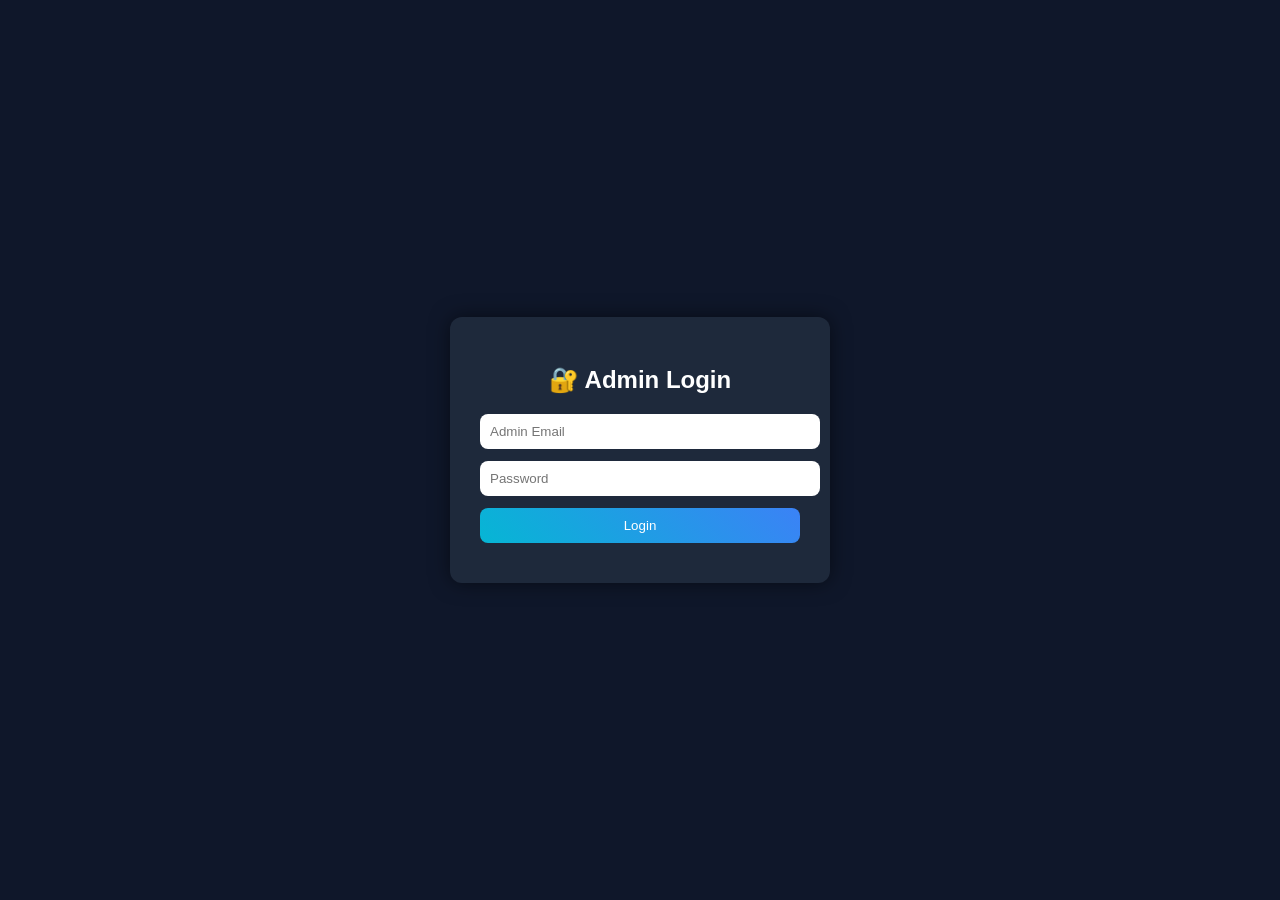
<file: admin-dashboard.html>
<!DOCTYPE html>
<html>
<head>
<title>Admin Dashboard - Writely AI</title>

<style>
body {
  margin:0;
  font-family:Arial;
  background:#0f172a;
  color:white;
}

/* HEADER */
.header {
  display:flex;
  justify-content:space-between;
  align-items:center;
  padding:15px 20px;
  background:#1e293b;
}

.header button {
  background:#ef4444;
  border:none;
  padding:8px 14px;
  border-radius:6px;
  color:white;
  cursor:pointer;
}

/* CONTAINER */
.container { padding:20px; }

/* STATS */
.stats {
  display:flex;
  gap:15px;
  margin-bottom:20px;
  flex-wrap:wrap;
}

.card {
  background:#1e293b;
  padding:15px;
  border-radius:10px;
  flex:1;
  text-align:center;
  min-width:120px;
}

/* SEARCH */
.search {
  margin-bottom:15px;
}

.search input {
  padding:10px;
  border-radius:6px;
  border:none;
  width:200px;
}

.search button {
  padding:10px;
  border:none;
  border-radius:6px;
  background:#3b82f6;
  color:white;
  cursor:pointer;
  margin-left:5px;
}

/* USER CARD */
.user-card {
  background:#1e293b;
  padding:15px;
  border-radius:10px;
  margin-bottom:10px;
  transition:0.3s;
}

.user-card:hover {
  background:#273449;
}

button {
  margin:5px;
  padding:6px 10px;
  border:none;
  border-radius:6px;
  cursor:pointer;
}

.green { background:#22c55e; color:white; }
.red { background:#ef4444; color:white; }
.orange { background:#f59e0b; color:white; }

/* LOADER */
.loader {
  text-align:center;
  margin-top:20px;
  display:none;
  color:#94a3b8;
}

/* EMPTY */
.empty {
  text-align:center;
  margin-top:20px;
  color:#94a3b8;
}
</style>
</head>

<body>

<script>
// 🔒 SECURITY CHECK
if (!localStorage.getItem("adminToken")) {
  window.location.href = "admin-login.html";
}
</script>

<div class="header">
  <h2>⚙️ Admin Dashboard</h2>
  <button onclick="logout()">Logout</button>
</div>

<div class="container">

<!-- STATS -->
<div class="stats">
  <div class="card"><h3 id="totalUsers">0</h3><p>Total Users</p></div>
  <div class="card"><h3 id="premiumUsers">0</h3><p>Premium</p></div>
  <div class="card"><h3 id="freeUsers">0</h3><p>Free</p></div>
</div>

<!-- SEARCH -->
<div class="search">
  <input id="searchInput" placeholder="Search user...">
  <button onclick="searchUser()">Search</button>
  <button onclick="loadUsers()">Refresh</button>
</div>

<!-- LOADER -->
<div class="loader" id="loader">⏳ Loading users...</div>

<!-- USERS -->
<div id="userList"></div>

</div>

<script>
const API = "https://writely-backend-x2y0.onrender.com";
const TOKEN = localStorage.getItem("adminToken");

// LOADER
function showLoader(show){
  document.getElementById("loader").style.display = show ? "block" : "none";
}

// LOAD USERS
async function loadUsers() {
  showLoader(true);

  try {
    let res = await fetch(API + "/admin/users");
    let data = await res.json();
    renderUsers(data);
  } catch {
    document.getElementById("userList").innerHTML = "Error loading users ❌";
  }

  showLoader(false);
}

// RENDER USERS
function renderUsers(users) {
  let html = "";

  if (!users.length) {
    document.getElementById("userList").innerHTML = `<div class="empty">No users found</div>`;
    return;
  }

  users.forEach(u => {
    html += `
      <div class="user-card">
        <b>${u.email}</b><br>
        ${u.premium ? "💎 Premium" : "🆓 Free"}<br>

        <button class="green" onclick="togglePremium('${u.email}')">Toggle Premium</button>
        <button class="red" onclick="deleteUser('${u.email}')">Delete</button>
        <button class="orange" onclick="clearChat('${u.email}')">Clear Chat</button>
      </div>
    `;
  });

  document.getElementById("userList").innerHTML = html;
}

// SEARCH
async function searchUser() {
  let text = document.getElementById("searchInput").value.toLowerCase();

  let res = await fetch(API + "/admin/users");
  let data = await res.json();

  let filtered = data.filter(u =>
    u.email.toLowerCase().includes(text)
  );

  renderUsers(filtered);
}

// ACTIONS
async function togglePremium(email) {
  await fetch(API + "/admin/toggle-premium", {
    method:"POST",
    headers:{ "Content-Type":"application/json" },
    body: JSON.stringify({email})
  });

  loadUsers();
}

async function deleteUser(email) {
  if (!confirm("Delete user?")) return;

  await fetch(API + "/admin/delete-user", {
    method:"POST",
    headers:{ "Content-Type":"application/json" },
    body: JSON.stringify({email})
  });

  loadUsers();
}

async function clearChat(email) {
  await fetch(API + "/admin/clear-chat", {
    method:"POST",
    headers:{ "Content-Type":"application/json" },
    body: JSON.stringify({email})
  });

  alert("Chat cleared ✅");
}

// STATS
async function loadStats() {
  let res = await fetch(API + "/admin/stats");
  let data = await res.json();

  document.getElementById("totalUsers").innerText = data.totalUsers;
  document.getElementById("premiumUsers").innerText = data.premiumUsers;
  document.getElementById("freeUsers").innerText = data.freeUsers;
}

// AUTO REFRESH
setInterval(() => {
  loadUsers();
  loadStats();
}, 10000);

// LOGOUT
function logout() {
  localStorage.removeItem("adminToken");
  window.location.href = "admin-login.html";
}

// INIT
loadUsers();
loadStats();
</script>

</body>
</html>
</file>
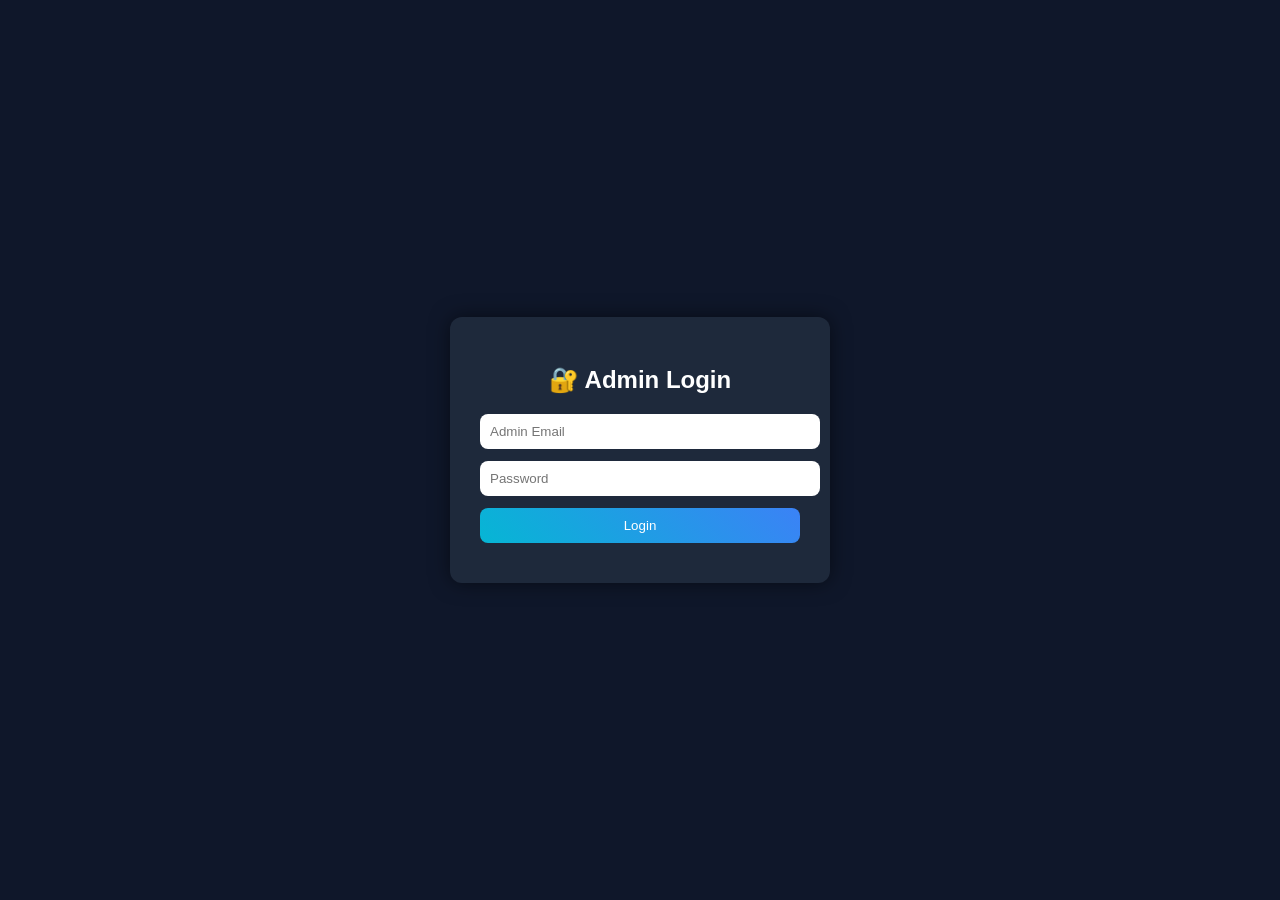
<file: admin-login.html>
<!DOCTYPE html>
<html>
<head>
<title>Admin Login - Writely AI</title>

<style>
body {
  margin: 0;
  font-family: Arial;
  background: #0f172a;
  display: flex;
  justify-content: center;
  align-items: center;
  height: 100vh;
}

.box {
  background: #1e293b;
  padding: 30px;
  border-radius: 12px;
  width: 320px;
  text-align: center;
  color: white;
  box-shadow: 0 0 20px rgba(0,0,0,0.5);
}

h2 { margin-bottom: 20px; }

input {
  width: 100%;
  padding: 10px;
  margin-bottom: 12px;
  border: none;
  border-radius: 8px;
  outline: none;
}

button {
  width: 100%;
  padding: 10px;
  border: none;
  border-radius: 8px;
  background: linear-gradient(45deg, #06b6d4, #3b82f6);
  color: white;
  cursor: pointer;
}

.msg {
  margin-top: 10px;
  font-size: 14px;
  color: #f87171;
}
</style>
</head>

<body>

<script>
// 🔒 Already logged in → redirect
if (localStorage.getItem("adminToken")) {
  window.location.href = "admin-dashboard.html";
}
</script>

<div class="box">
  <h2>🔐 Admin Login</h2>

  <form onsubmit="adminLogin(event)">
    <input type="text" id="email" placeholder="Admin Email" required>
    <input type="password" id="password" placeholder="Password" required>

    <button type="submit">Login</button>
  </form>

  <div class="msg" id="msg"></div>
</div>

<script>
const API = "https://writely-backend-x2y0.onrender.com";

async function adminLogin(e) {
  e.preventDefault();

  let email = document.getElementById("email").value.trim();
  let password = document.getElementById("password").value.trim();

  let msg = document.getElementById("msg");
  msg.innerText = "Logging in...";

  try {
    let res = await fetch(API + "/admin/login", {
      method: "POST",
      headers: {
        "Content-Type": "application/json"
      },
      body: JSON.stringify({ email, password })
    });

    let data = await res.json();

    // ✅ FIXED CONDITION
    if (data.msg === "Admin login success") {

      // token set
      localStorage.setItem("adminToken", "true");

      msg.style.color = "#22c55e";
      msg.innerText = "Login successful 🚀";

      setTimeout(() => {
        window.location.href = "admin-dashboard.html";
      }, 800);

    } else {
      msg.innerText = data.msg || "Invalid login ❌";
    }

  } catch (err) {
    msg.innerText = "Server error ❌";
  }
}
</script>

</body>
</html>
</file>
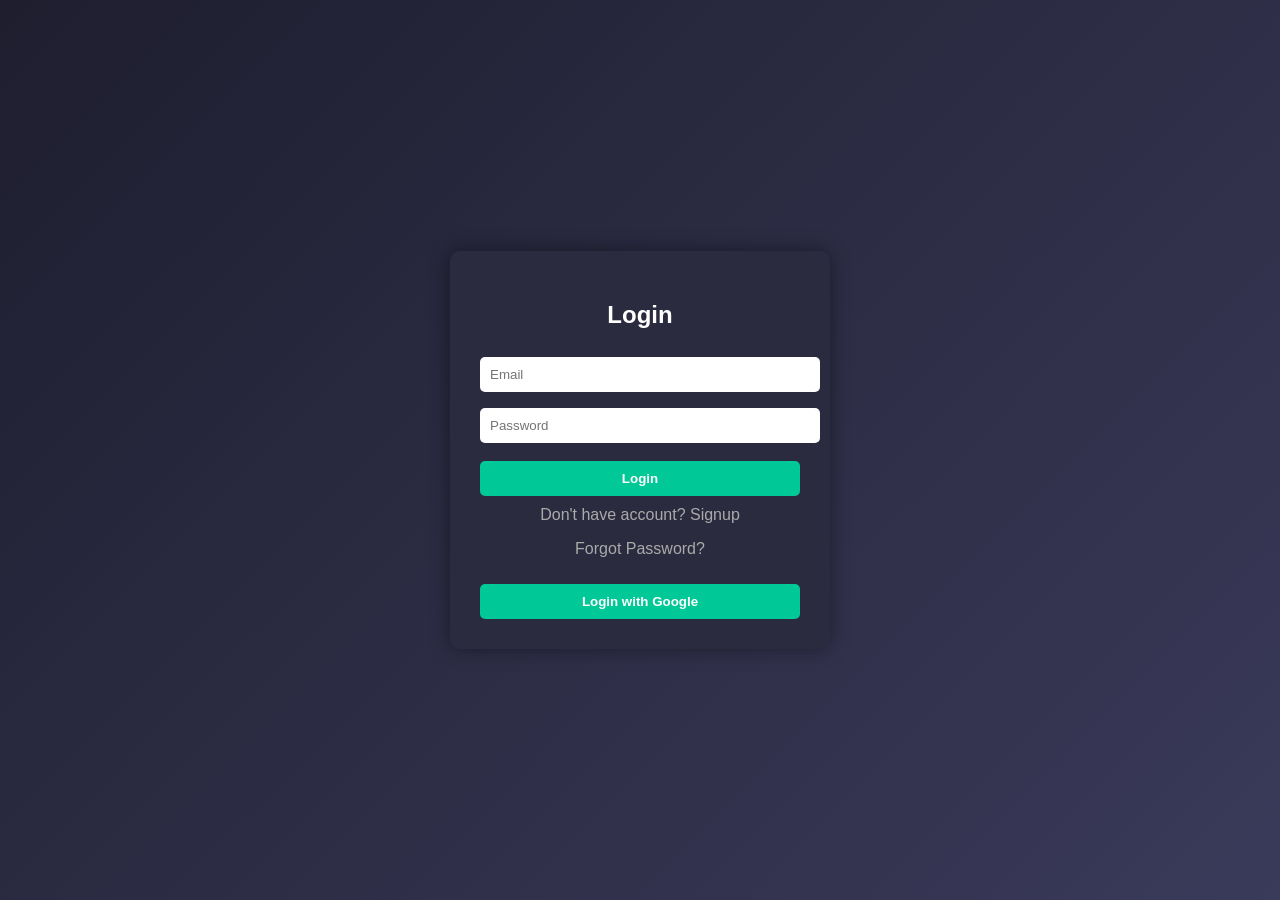
<file: login.html>
<!DOCTYPE html>
<html>
<head>
  <titleWritely AI</title>

  <style>
    body {
      margin: 0;
      font-family: Arial;
      background: linear-gradient(135deg, #1e1e2f, #3a3a5a);
      display: flex;
      justify-content: center;
      align-items: center;
      height: 100vh;
    }

    .box {
      background: #2b2b40;
      padding: 30px;
      border-radius: 10px;
      width: 320px;
      text-align: center;
      box-shadow: 0 0 20px rgba(0,0,0,0.4);
    }

    h2 { color: white; }

    input {
      width: 100%;
      padding: 10px;
      margin: 8px 0;
      border: none;
      border-radius: 5px;
    }

    button {
      width: 100%;
      padding: 10px;
      background: #00c896;
      border: none;
      border-radius: 5px;
      color: white;
      font-weight: bold;
      cursor: pointer;
      margin-top: 10px;
    }

    button:hover {
      background: #00a87a;
    }

    p {
      color: #aaa;
      cursor: pointer;
      margin-top: 10px;
    }

    #forgotBox { display: none; }
  </style>
</head>

<body>

<div class="box">
  <h2 id="title">Login</h2>

  <input type="email" id="email" placeholder="Email">
  <input type="password" id="password" placeholder="Password">

  <button onclick="handleAuth()" id="mainBtn">Login</button>

  <p onclick="toggleMode()" id="switchText">
    Don't have account? Signup
  </p>

  <p onclick="showForgot()">Forgot Password?</p>

  <!-- FORGOT -->
  <div id="forgotBox">
    <input id="fpEmail" placeholder="Enter Email">
    <button onclick="sendOtp()">Send OTP</button>

    <input id="fpOtp" placeholder="Enter OTP">
    <button onclick="verifyOtp()">Verify OTP</button>

    <input id="fpNew" placeholder="New Password">
    <button onclick="resetPass()">Reset Password</button>
  </div>

  <button onclick="googleLogin()">Login with Google</button>
</div>

<script>
let isLogin = true;

// TOGGLE LOGIN / SIGNUP
function toggleMode() {
  isLogin = !isLogin;

  document.getElementById("title").innerText =
    isLogin ? "Login" : "Signup";

  document.getElementById("mainBtn").innerText =
    isLogin ? "Login" : "Signup";

  document.getElementById("switchText").innerText =
    isLogin
      ? "Don't have account? Signup"
      : "Already have account? Login";
}

// LOGIN + SIGNUP
async function handleAuth() {
  let email = document.getElementById("email").value;
  let password = document.getElementById("password").value;

  if (!email || !password) {
    alert("Fill all fields");
    return;
  }

  let url = isLogin
  ? "https://writely-backend-x2y0.onrender.com/login"
  : "https://writely-backend-x2y0.onrender.com/signup";
  try {
    let res = await fetch(url, {
      method: "POST",
      headers: {"Content-Type": "application/json"},
      body: JSON.stringify({ email, password })
    });

    let data = await res.json();

    if (data.success) {
      localStorage.setItem("loggedIn", "true");
      localStorage.setItem("email", email);

      window.location.href = "index.html";
    } else {
      alert(data.msg);
    }

  } catch (err) {
    alert("Server error");
  }
}

// FORGOT PASSWORD
function showForgot() {
  document.getElementById("forgotBox").style.display = "block";
}

// OTP DEMO
let savedOtp = "";

function sendOtp() {
  savedOtp = Math.floor(1000 + Math.random() * 9000).toString();
  alert("OTP: " + savedOtp);
}

function verifyOtp() {
  let otp = document.getElementById("fpOtp").value;

  if (otp === savedOtp) {
    alert("OTP verified");
  } else {
    alert("Wrong OTP");
  }
}

function resetPass() {
  let newPass = document.getElementById("fpNew").value;

  if (!newPass) {
    alert("Enter new password");
    return;
  }

  alert("Password reset (demo)");
}

// GOOGLE LOGIN (FAKE)
function googleLogin() {
  let email = prompt("Enter Gmail:");

  if (email) {
    localStorage.setItem("email", email);
    localStorage.setItem("loggedIn", "true");

    window.location.href = "profile.html";
  }
}
</script>

</body>
</html>
</file>
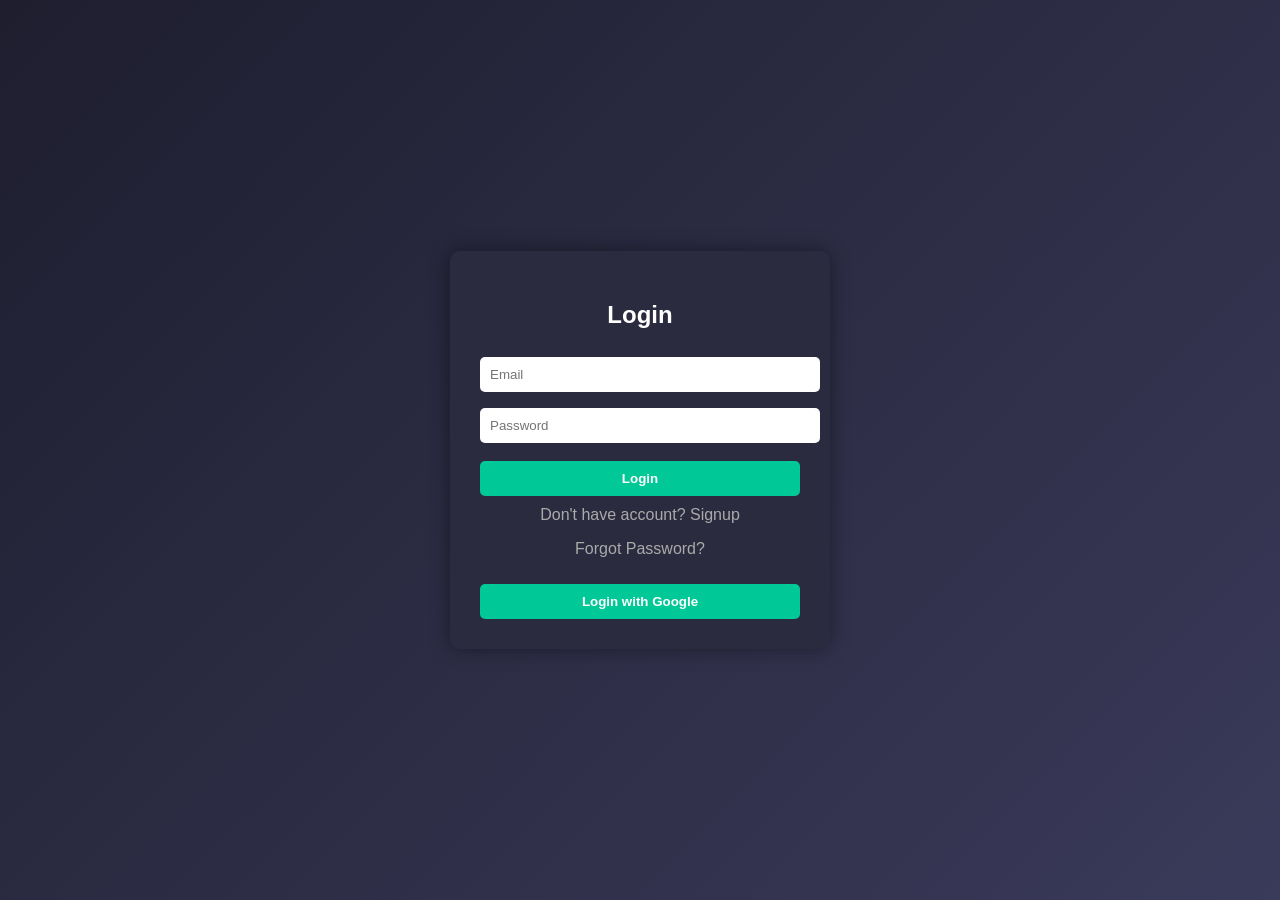
<file: profile.html>
<!DOCTYPE html>
<html>
<head>
  <title>Profile - Writely AI</title>

  <style>
    body {
      margin: 0;
      font-family: Arial;
      background: linear-gradient(135deg, #1e1e2f, #3a3a5a);
      color: white;
    }

    .container {
      max-width: 500px;
      margin: 50px auto;
      background: #2b2b40;
      padding: 25px;
      border-radius: 15px;
      box-shadow: 0 0 20px rgba(0,0,0,0.5);
      text-align: center;
    }

    img {
      width: 120px;
      height: 120px;
      border-radius: 50%;
      object-fit: cover;
      border: 3px solid #00c896;
    }

    input, textarea {
      width: 100%;
      padding: 10px;
      margin: 8px 0;
      border: none;
      border-radius: 5px;
    }

    button {
      width: 100%;
      padding: 10px;
      background: #00c896;
      border: none;
      border-radius: 5px;
      color: white;
      font-weight: bold;
      cursor: pointer;
      margin-top: 10px;
    }

    button:hover {
      background: #00a87a;
    }

    .logout {
      background: red;
    }

    .logout:hover {
      background: darkred;
    }
  </style>
</head>

<body>

<div class="container">
  <h2>My Profile</h2>

  <img id="profilePic" src="https://via.placeholder.com/120">

  <input type="file" id="uploadPic">

  <input type="text" id="name" placeholder="Your Name">
  <input type="email" id="email" disabled>
  <textarea id="bio" placeholder="Your Bio"></textarea>

  <button onclick="saveProfile()">Save Profile</button>

  <button class="logout" onclick="logout()">Logout</button>
</div>

<script>
// LOGIN CHECK
if (localStorage.getItem("loggedIn") !== "true") {
  window.location.href = "login.html";
}

// LOAD DATA
document.getElementById("email").value =
  localStorage.getItem("email") || "";

document.getElementById("name").value =
  localStorage.getItem("name") || "";

document.getElementById("bio").value =
  localStorage.getItem("bio") || "";

if (localStorage.getItem("profilePic")) {
  document.getElementById("profilePic").src =
    localStorage.getItem("profilePic");
}

// SAVE PROFILE
function saveProfile() {
  let name = document.getElementById("name").value;
  let bio = document.getElementById("bio").value;

  localStorage.setItem("name", name);
  localStorage.setItem("bio", bio);

  alert("Profile saved!");
}

// IMAGE UPLOAD
document.getElementById("uploadPic").addEventListener("change", function() {
  let file = this.files[0];
  let reader = new FileReader();

  reader.onload = function() {
    localStorage.setItem("profilePic", reader.result);
    document.getElementById("profilePic").src = reader.result;
  };

  reader.readAsDataURL(file);
});

// LOGOUT
function logout() {
  localStorage.clear();
  window.location.href = "login.html";
}
</script>

</body>
</html>
</file>
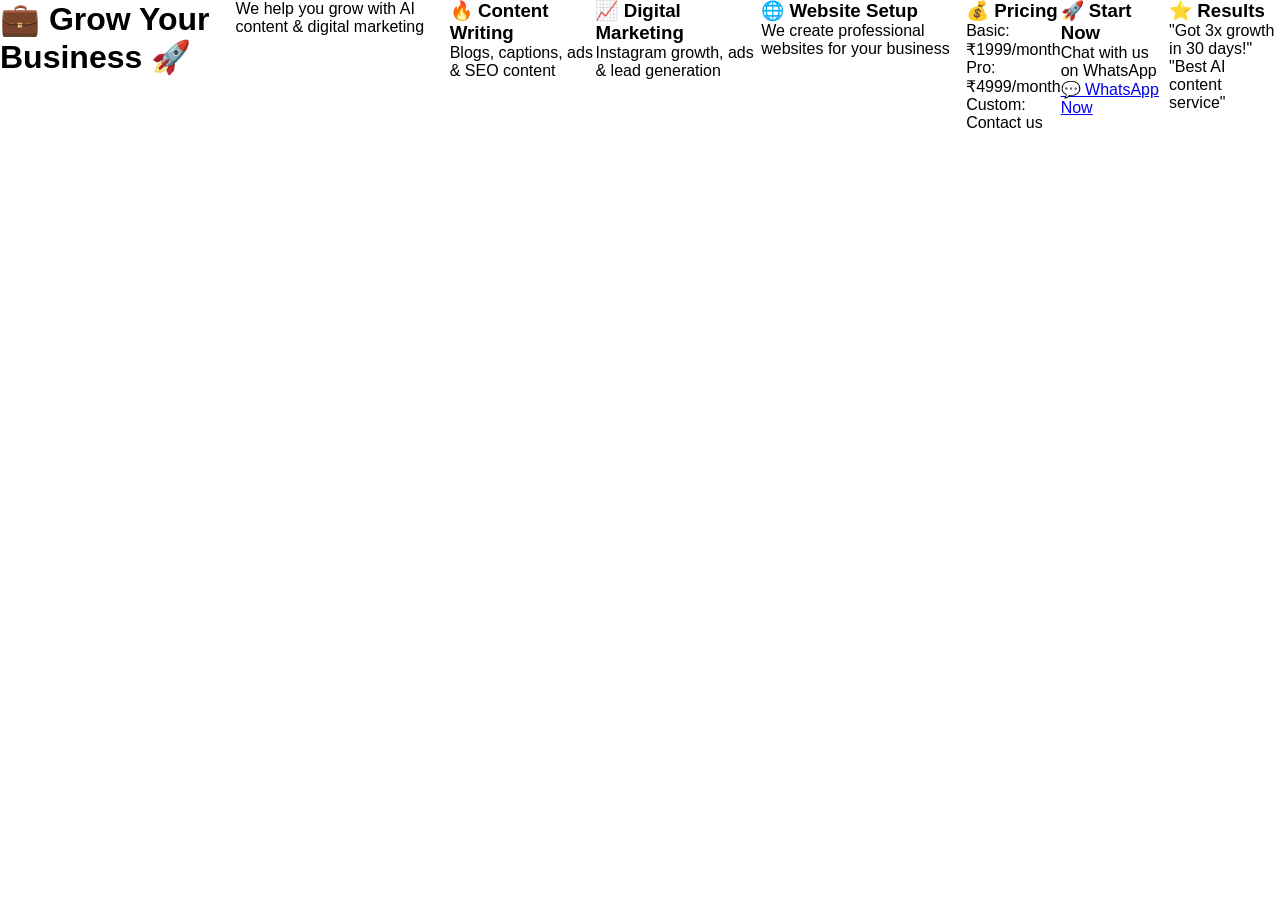
<file: services.html>
<!DOCTYPE html>
<html>
<head>
<meta name="viewport" content="width=device-width, initial-scale=1.0">
<title>Services - Writely AI</title>
<link rel="stylesheet" href="style.css">
</head>

<body>

<div class="container">

<h1>💼 Grow Your Business 🚀</h1>
<p class="tag">We help you grow with AI content & digital marketing</p>

<!-- SERVICES -->
<div class="card">
  <h3>🔥 Content Writing</h3>
  <p>Blogs, captions, ads & SEO content</p>
</div>

<div class="card">
  <h3>📈 Digital Marketing</h3>
  <p>Instagram growth, ads & lead generation</p>
</div>

<div class="card">
  <h3>🌐 Website Setup</h3>
  <p>We create professional websites for your business</p>
</div>

<!-- PRICING -->
<div class="card highlight">
  <h3>💰 Pricing</h3>
  <p>Basic: ₹1999/month</p>
  <p>Pro: ₹4999/month</p>
  <p>Custom: Contact us</p>
</div>

<!-- CTA -->
<div class="card highlight">
  <h3>🚀 Start Now</h3>
  <p>Chat with us on WhatsApp</p>
<a href="https://wa.me/917424992401?text=Hi%20I%20want%20digital%20marketing%20service" class="btn green">
    💬 WhatsApp Now
  </a>
</div>

<!-- TESTIMONIAL -->
<div class="card">
  <h3>⭐ Results</h3>
  <p>"Got 3x growth in 30 days!"</p>
  <p>"Best AI content service"</p>
</div>

</div>

</body>
</html>
</file>
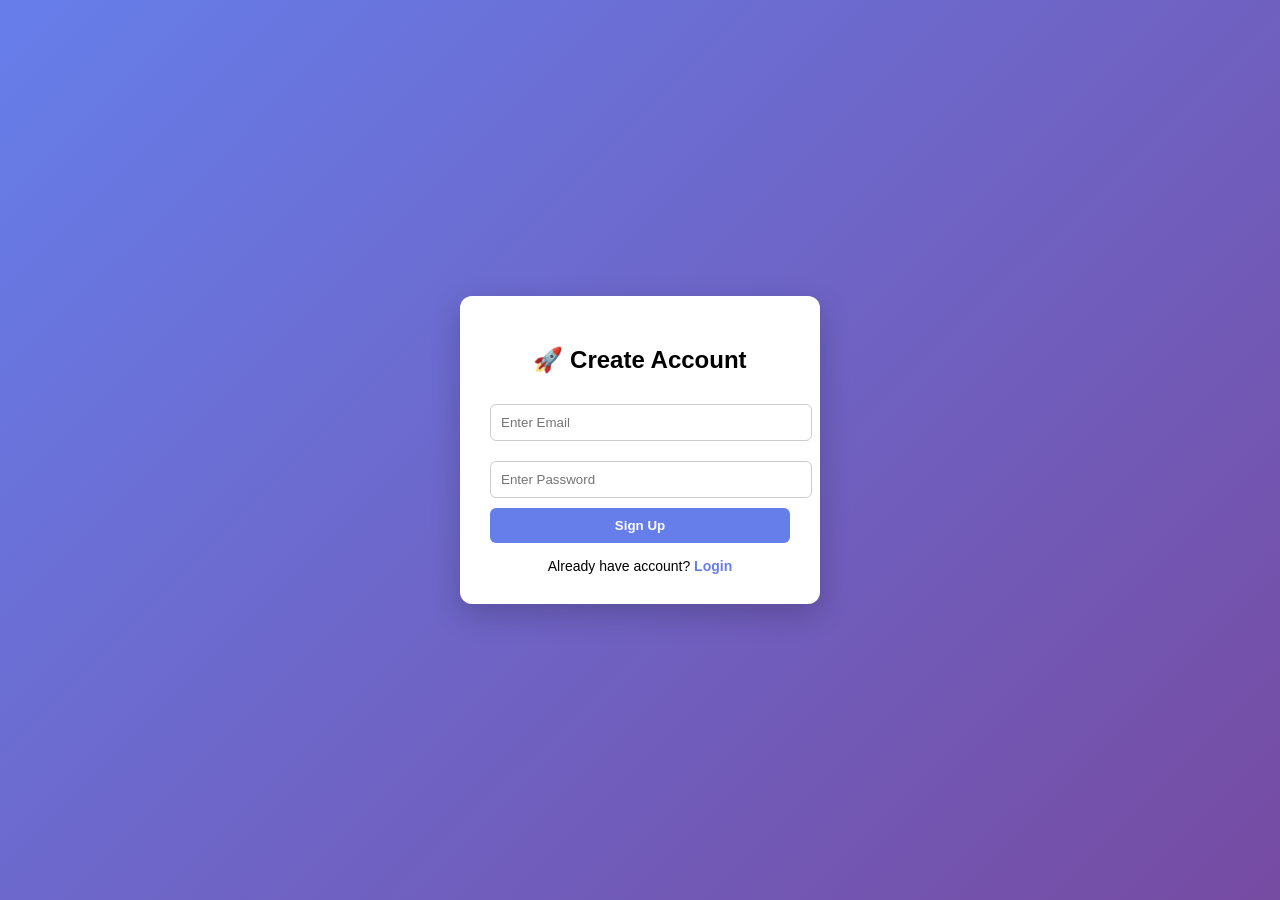
<file: signup.html>
<!DOCTYPE html>
<html>
<head>
  <title>Writely AI - Signup</title>
  <meta name="viewport" content="width=device-width, initial-scale=1.0">

  <style>
    body{
      font-family: Arial;
      background: linear-gradient(135deg,#667eea,#764ba2);
      display:flex;
      justify-content:center;
      align-items:center;
      height:100vh;
      margin:0;
    }

    .box{
      background:#fff;
      padding:30px;
      border-radius:12px;
      width:300px;
      box-shadow:0 10px 30px rgba(0,0,0,0.2);
      text-align:center;
    }

    h2{
      margin-bottom:20px;
    }

    input{
      width:100%;
      padding:10px;
      margin:10px 0;
      border:1px solid #ccc;
      border-radius:6px;
    }

    button{
      width:100%;
      padding:10px;
      border:none;
      border-radius:6px;
      background:#667eea;
      color:white;
      font-weight:bold;
      cursor:pointer;
    }

    button:hover{
      background:#5a67d8;
    }

    .login{
      margin-top:15px;
      font-size:14px;
    }

    .login a{
      color:#667eea;
      text-decoration:none;
      font-weight:bold;
    }

    .loader{
      display:none;
      margin-top:10px;
    }
  </style>
</head>

<body>

<div class="box">
  <h2>🚀 Create Account</h2>

  <input id="email" placeholder="Enter Email">
  <input id="pass" type="password" placeholder="Enter Password">

  <button onclick="signup()">Sign Up</button>

  <div id="loader" class="loader">Creating...</div>

  <div class="login">
    Already have account? <a href="login.html">Login</a>
  </div>
</div>

<script>

async function signup(){

  let email = document.getElementById("email").value;
  let password = document.getElementById("pass").value;

  if(!email || !password){
    alert("Fill all fields ❌");
    return;
  }

  document.getElementById("loader").style.display = "block";

  let res = await fetch("http://localhost:3000/signup",{
    method:"POST",
    headers:{
      "Content-Type":"application/json"
    },
    body: JSON.stringify({email,password})
  });

  let data = await res.json();

  document.getElementById("loader").style.display = "none";

  if(data.msg === "Signup success"){
    alert("Account created ✅");

    window.location.href = "login.html";
  }else{
    alert(data.msg);
  }

}

</script>

</body>
</html>
</file>
<file: style.css>
/* ===== RESET ===== */
* {
  margin: 0;
  padding: 0;
  box-sizing: border-box;
  font-family: Arial, sans-serif;
}

/* ===== APP LAYOUT ===== */
.app {
  display: flex;
  height: 100vh;
  background: #0f0f0f;
  color: white;
}

/* ===== SIDEBAR ===== */
.sidebar {
  width: 260px;
  background: #171717;
  display: flex;
  flex-direction: column;
  border-right: 1px solid #2a2a2a;
}

/* New Chat Button */
.sidebar button {
  margin: 10px;
  padding: 10px;
  background: #2a2a2a;
  border: none;
  color: white;
  border-radius: 6px;
  cursor: pointer;
}

.sidebar button:hover {
  background: #3a3a3a;
}

/* Chat List */
#chatList {
  flex: 1;
  overflow-y: auto;
}

.chat-item {
  padding: 10px;
  margin: 5px 10px;
  background: #1f1f1f;
  border-radius: 6px;
  cursor: pointer;
}

.chat-item:hover {
  background: #2a2a2a;
}

/* ===== PROFILE (BOTTOM) ===== */
.profile {
  padding: 12px;
  background: #1f1f1f;
  border-top: 1px solid #2a2a2a;
  cursor: pointer;
}

.profile:hover {
  background: #2a2a2a;
}

/* ===== MAIN ===== */
.main {
  flex: 1;
  display: flex;
  flex-direction: column;
}

/* Header */
.header {
  padding: 15px;
  border-bottom: 1px solid #2a2a2a;
  display: flex;
  justify-content: space-between;
  align-items: center;
}

/* ===== HOME SCREEN ===== */
.home {
  flex: 1;
  display: flex;
  flex-direction: column;
  justify-content: center;
  align-items: center;
  gap: 15px;
}

.quick-actions button {
  padding: 8px 14px;
  border-radius: 20px;
  border: 1px solid #333;
  background: transparent;
  color: white;
  cursor: pointer;
}

.quick-actions button:hover {
  background: #2a2a2a;
}

/* ===== CHAT BOX ===== */
.chat-box {
  flex: 1;
  overflow-y: auto;
  padding: 20px;
  display: flex;
  flex-direction: column;
  gap: 12px;
}

/* Messages */
.user {
  align-self: flex-end;
  background: #19c37d;
  color: black;
  padding: 10px 14px;
  border-radius: 10px;
  max-width: 60%;
}

.bot {
  align-self: flex-start;
  background: #2a2a2a;
  padding: 10px 14px;
  border-radius: 10px;
  max-width: 60%;
}

/* ===== INPUT ===== */
.input-area {
  padding: 15px;
  border-top: 1px solid #2a2a2a;
  display: flex;
  gap: 10px;
}

.input-area textarea {
  flex: 1;
  padding: 10px;
  border-radius: 8px;
  border: none;
  background: #2a2a2a;
  color: white;
  resize: none;
}

.input-area button {
  padding: 10px 16px;
  background: #19c37d;
  border: none;
  border-radius: 8px;
  cursor: pointer;
  color: black;
}

.input-area button:hover {
  opacity: 0.9;
}
<style>
.sidebar {
  width: 220px;
  background: #1e1e2f;
  color: white;
  height: 100vh;
  padding: 10px;
  display: flex;
  flex-direction: column;
}

#chatList {
  flex: 1;
  overflow-y: auto;
}

.chat-item {
  padding: 8px;
  margin: 5px 0;
  background: #2b2b40;
  border-radius: 6px;
  cursor: pointer;
  display: flex;
  justify-content: space-between;
  align-items: center;
}

.chat-item:hover {
  background: #3a3a5a;
}

.menu {
  position: relative;
}

.menu-btn {
  cursor: pointer;
}

.menu-dropdown {
  display: none;
  position: absolute;
  right: 0;
  background: #333;
  border-radius: 5px;
}

.menu-dropdown div {
  padding: 5px 10px;
  cursor: pointer;
}

.menu-dropdown div:hover {
  background: #555;
}

.profile-btn {
  padding: 10px;
  background: #444;
  text-align: center;
  border-radius: 8px;
  cursor: pointer;
}
.menu-dropdown {
  display: none;
  position: absolute;
  right: 0;
  background: #333;
  border-radius: 5px;
  z-index: 999;
}
.container {
  display: flex;
  height: 100vh;
}

.sidebar {
  width: 250px;
  background: #111;
  color: white;
  padding: 10px;
}

.main {
  flex: 1;
  display: flex;
  flex-direction: column;
}

#chatBox {
  flex: 1;
  overflow-y: auto;
  padding: 10px;
}

.input-box {
  display: flex;
  padding: 10px;
  background: #222;
}

input {
  flex: 1;
  padding: 10px;
}
body {
  margin: 0;
  padding: 0;
  overflow-x: hidden;
}

.container {
  display: flex;
  width: 100%;
}

.sidebar {
  width: 250px;
}

.main {
  flex: 1;
}
@media (max-width: 768px) {
  .sidebar {
    position: absolute;
    left: -250px;
    transition: 0.3s;
  }

  .sidebar.active {
    left: 0;
  }

  .main {
    width: 100%;
  }
}
</file>
